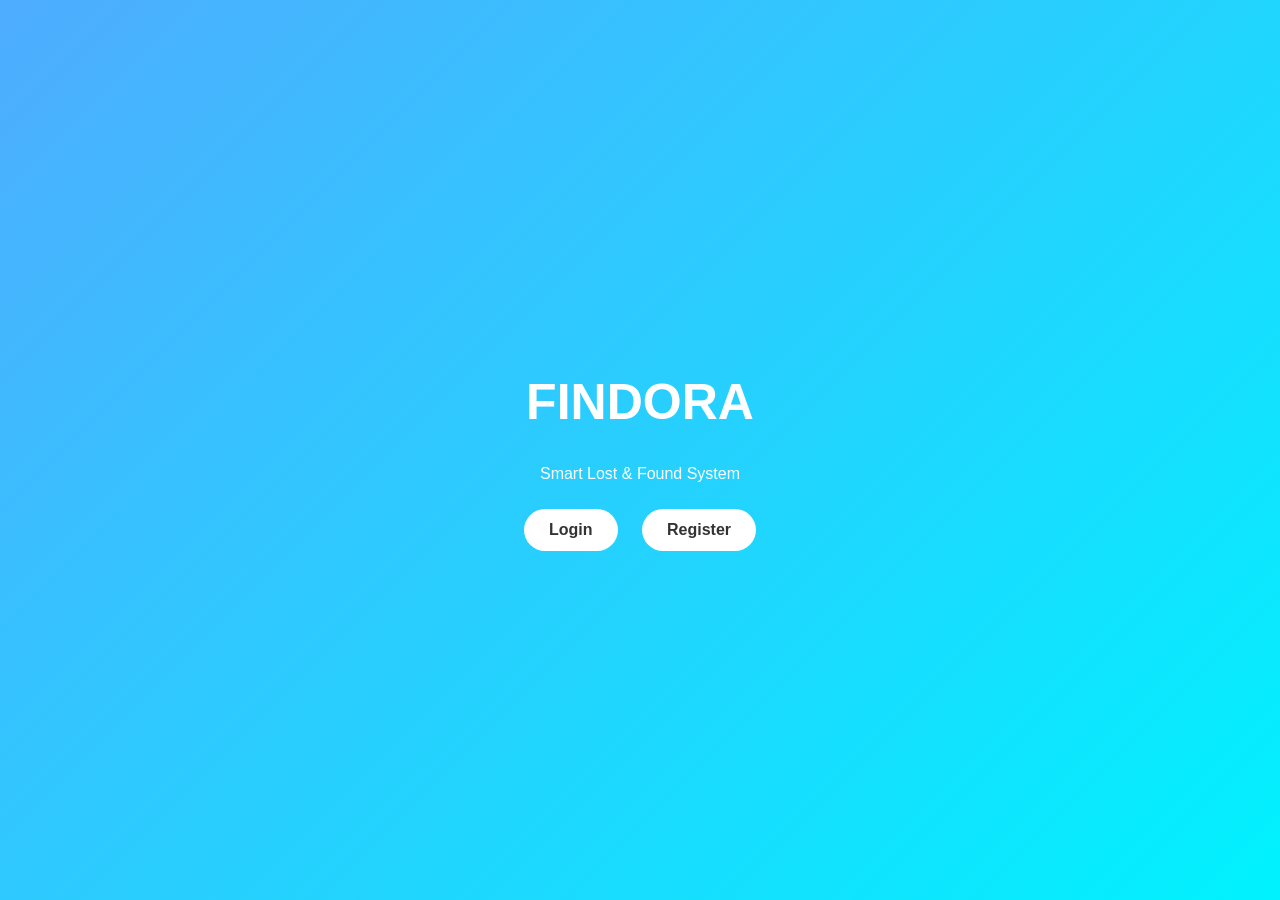
<file: index.html>
<!DOCTYPE html>
<html lang="en">
<head>
<meta charset="UTF-8">
<title>Findora</title>

<style>
body {
    margin: 0;
    font-family: Arial, sans-serif;
    background: linear-gradient(135deg, #4facfe, #00f2fe);
    height: 100vh;
    display: flex;
    justify-content: center;
    align-items: center;
}

.container {
    text-align: center;
    color: white;
}

h1 {
    font-size: 50px;
}

a {
    display: inline-block;
    margin: 10px;
    padding: 12px 25px;
    background: white;
    color: #333;
    text-decoration: none;
    border-radius: 25px;
    font-weight: bold;
    transition: 0.3s;
}

a:hover {
    background: #333;
    color: white;
}
</style>

</head>
<body>

<div class="container">
    <h1>FINDORA</h1>
    <p>Smart Lost & Found System</p>

    <a href="/login">Login</a>
    <a href="/register">Register</a>
</div>

</body>
</html>
</file>
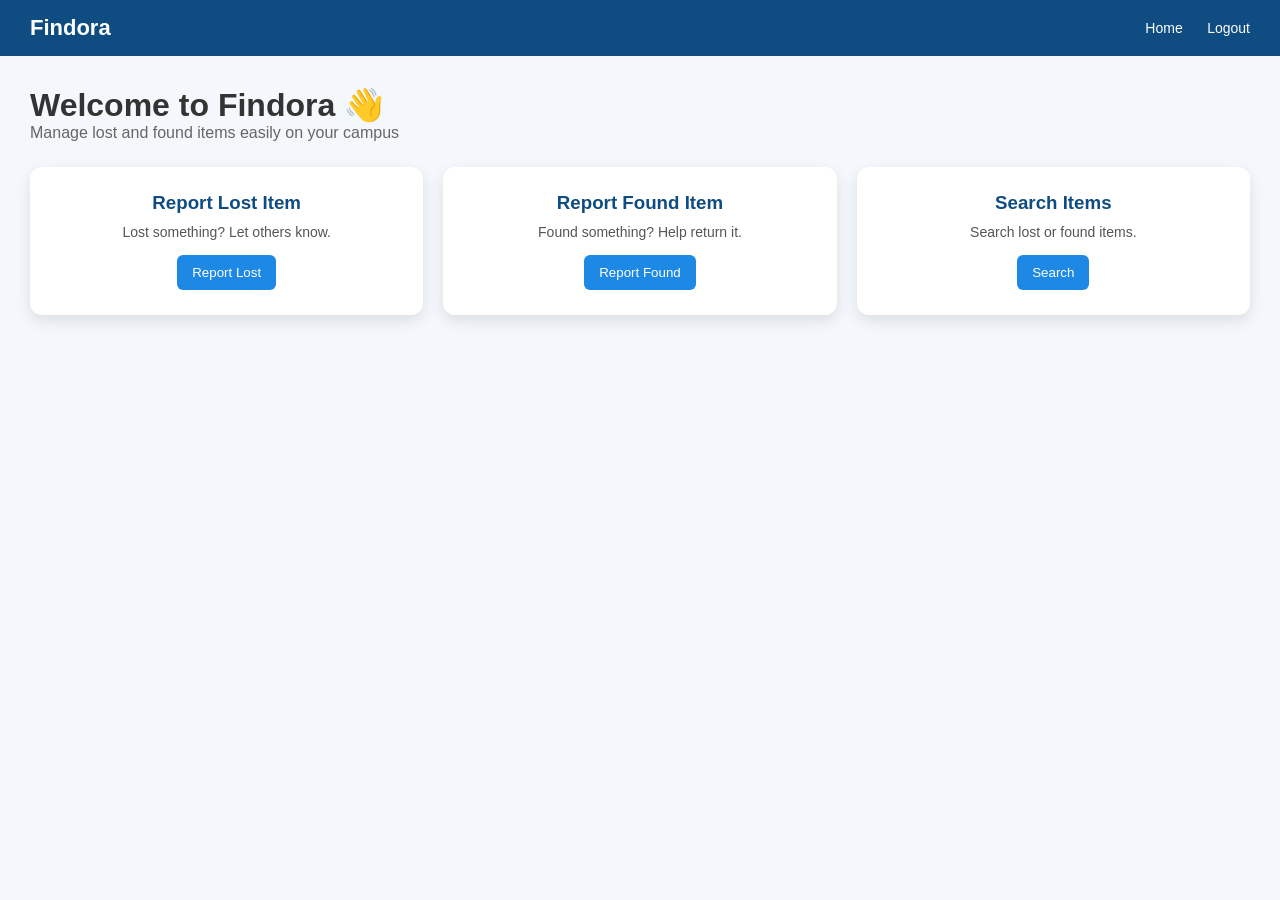
<file: dashboard.html>
<!DOCTYPE html>
<html lang="en">
<head>
<meta charset="UTF-8">
<meta name="viewport" content="width=device-width, initial-scale=1.0">
<title>Findora Dashboard</title>

<style>

/* Reset */
*{
margin:0;
padding:0;
box-sizing:border-box;
font-family:Arial, sans-serif;
}

/* Body */
body{
background:#f4f7fb;
}

/* Navbar */
.navbar{
background:#0f4c81;
color:white;
padding:15px 30px;
display:flex;
justify-content:space-between;
align-items:center;
}

.logo{
font-size:22px;
font-weight:bold;
}

.nav-links a{
color:white;
text-decoration:none;
margin-left:20px;
font-size:14px;
}

.nav-links a:hover{
text-decoration:underline;
}

/* Container */
.container{
padding:30px;
}

/* Welcome */
.welcome{
margin-bottom:25px;
}

.welcome h1{
color:#333;
}

.welcome p{
color:#666;
}

/* Cards */
.cards{
display:grid;
grid-template-columns:repeat(auto-fit,minmax(250px,1fr));
gap:20px;
}

/* Card */
.card{
background:white;
padding:25px;
border-radius:12px;
box-shadow:0 6px 15px rgba(0,0,0,0.1);
text-align:center;
transition:0.3s;
cursor:pointer;
}

.card:hover{
transform:translateY(-8px);
box-shadow:0 10px 20px rgba(0,0,0,0.2);
}

.card h3{
margin-bottom:10px;
color:#0f4c81;
}

.card p{
font-size:14px;
color:#555;
}

/* Button inside card */
.card button{
margin-top:15px;
padding:10px 15px;
border:none;
background:#1e88e5;
color:white;
border-radius:6px;
cursor:pointer;
}

.card button:hover{
background:#1565c0;
}

/* Animation */
.card{
animation:fadeIn 0.7s ease;
}

@keyframes fadeIn{
from{
opacity:0;
transform:translateY(20px);
}
to{
opacity:1;
transform:translateY(0);
}
}

</style>
</head>

<body>

<!-- Navbar -->
<div class="navbar">
<div class="logo">Findora</div>

<div class="nav-links">
<a href="/">Home</a>
<a href="/login">Logout</a>
</div>
</div>

<!-- Main -->
<div class="container">

<div class="welcome">
<h1>Welcome to Findora 👋</h1>
<p>Manage lost and found items easily on your campus</p>
</div>

<!-- Cards -->
<div class="cards">

<div class="card">
<h3>Report Lost Item</h3>
<p>Lost something? Let others know.</p>
<button onclick="goTo('report_lost')">Report Lost</button>
</div>

<div class="card">
<h3>Report Found Item</h3>
<p>Found something? Help return it.</p>
<button onclick="goTo('report_found')">Report Found</button>
</div>

<div class="card">
<h3>Search Items</h3>
<p>Search lost or found items.</p>
<button onclick="goTo('search')">Search</button>
</div>

</div>

</div>

<script>

function goTo(page){
window.location.href = "/" + page;
}

</script>

</body>
</html>
</file>
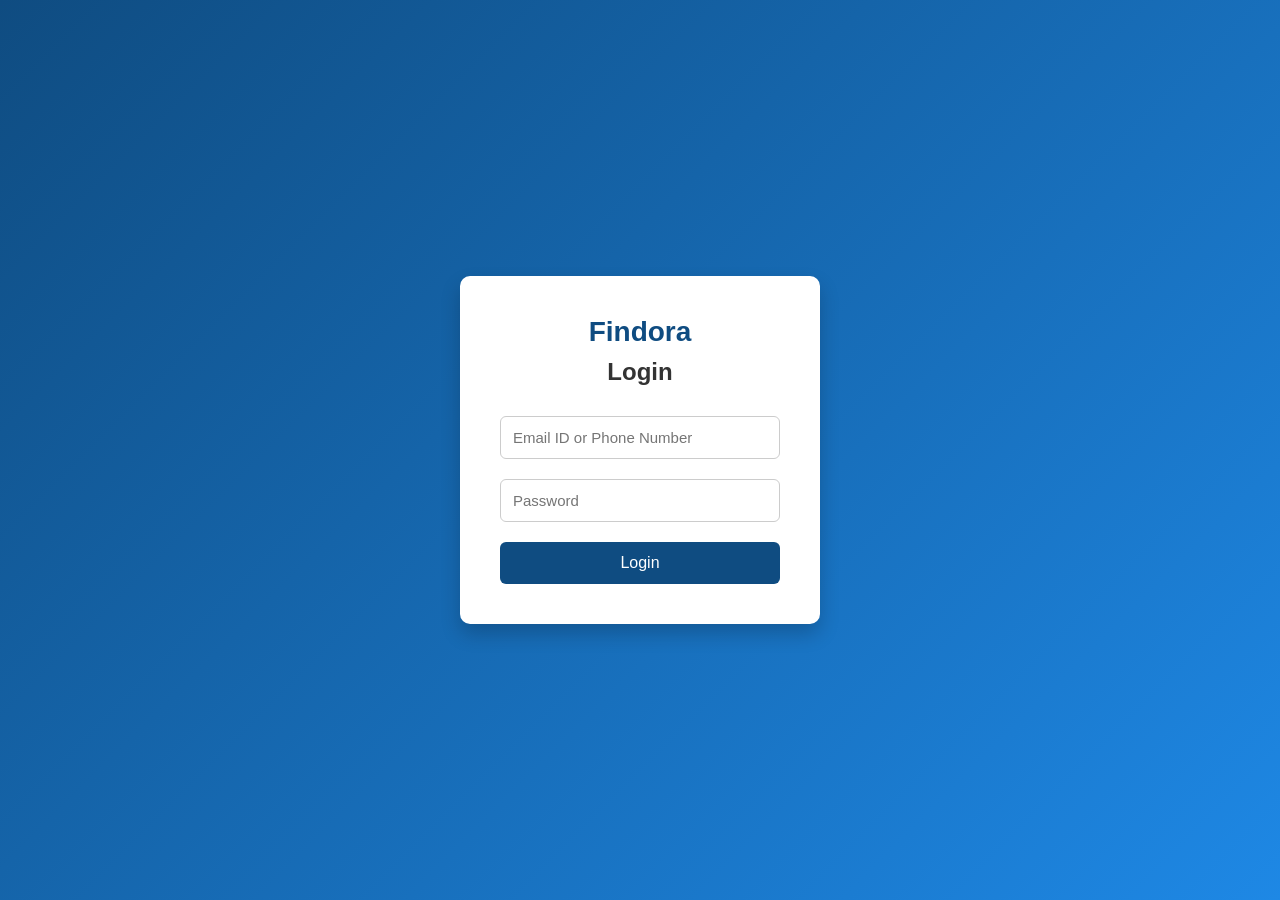
<file: login.html>
<!DOCTYPE html>
<html lang="en">
<head>
<meta charset="UTF-8">
<meta name="viewport" content="width=device-width, initial-scale=1.0">
<title>Findora Login</title>

<style>

*{
margin:0;
padding:0;
box-sizing:border-box;
font-family:"Segoe UI",sans-serif;
}

body{
height:100vh;
display:flex;
justify-content:center;
align-items:center;
background:linear-gradient(135deg,#0f4c81,#1e88e5);
}

.login-box{
background:white;
padding:40px;
width:360px;
border-radius:10px;
box-shadow:0 10px 20px rgba(0,0,0,0.2);
text-align:center;
}

.logo{
font-size:28px;
font-weight:bold;
color:#0f4c81;
margin-bottom:10px;
}

h2{
margin-bottom:20px;
color:#333;
}

input{
width:100%;
padding:12px;
margin:10px 0;
border:1px solid #ccc;
border-radius:6px;
font-size:15px;
}

button{
width:100%;
padding:12px;
background:#0f4c81;
color:white;
border:none;
border-radius:6px;
font-size:16px;
cursor:pointer;
margin-top:10px;
}

button:hover{
background:#0c3c66;
}

.error{
color:red;
margin-top:10px;
display:none;
}

.register-link{
margin-top:15px;
display:none;
}

.register-link a{
color:#1e88e5;
text-decoration:none;
font-weight:bold;
}

</style>
</head>

<body>

<div class="login-box">

<div class="logo">Findora</div>

<h2>Login</h2>

<input type="text" id="userInput" placeholder="Email ID or Phone Number">

<input type="password" id="password" placeholder="Password">

<button onclick="loginUser()">Login</button>

<p id="errorMsg" class="error"></p>

<p id="registerMsg" class="register-link">
User not found. <a href="register.html">Register here</a>
</p>

</div>

<script>

/* Example users database (temporary) */

const users = [
{
email:"user@findora.com",
phone:"9876543210",
password:"12345"
}
];

function loginUser(){

let input=document.getElementById("userInput").value.trim();
let password=document.getElementById("password").value.trim();

let error=document.getElementById("errorMsg");
let register=document.getElementById("registerMsg");

error.style.display="none";
register.style.display="none";

/* check if user exists */

let user=users.find(u=>u.email===input || u.phone===input);

if(!user){

register.style.display="block";
return;

}

/* check password */

if(user.password!==password){

error.innerText="Invalid credentials";
error.style.display="block";
return;

}

/* successful login */

alert("Login successful!");

window.location.href="dashboard.html";

}

</script>

</body>
</html>
</file>
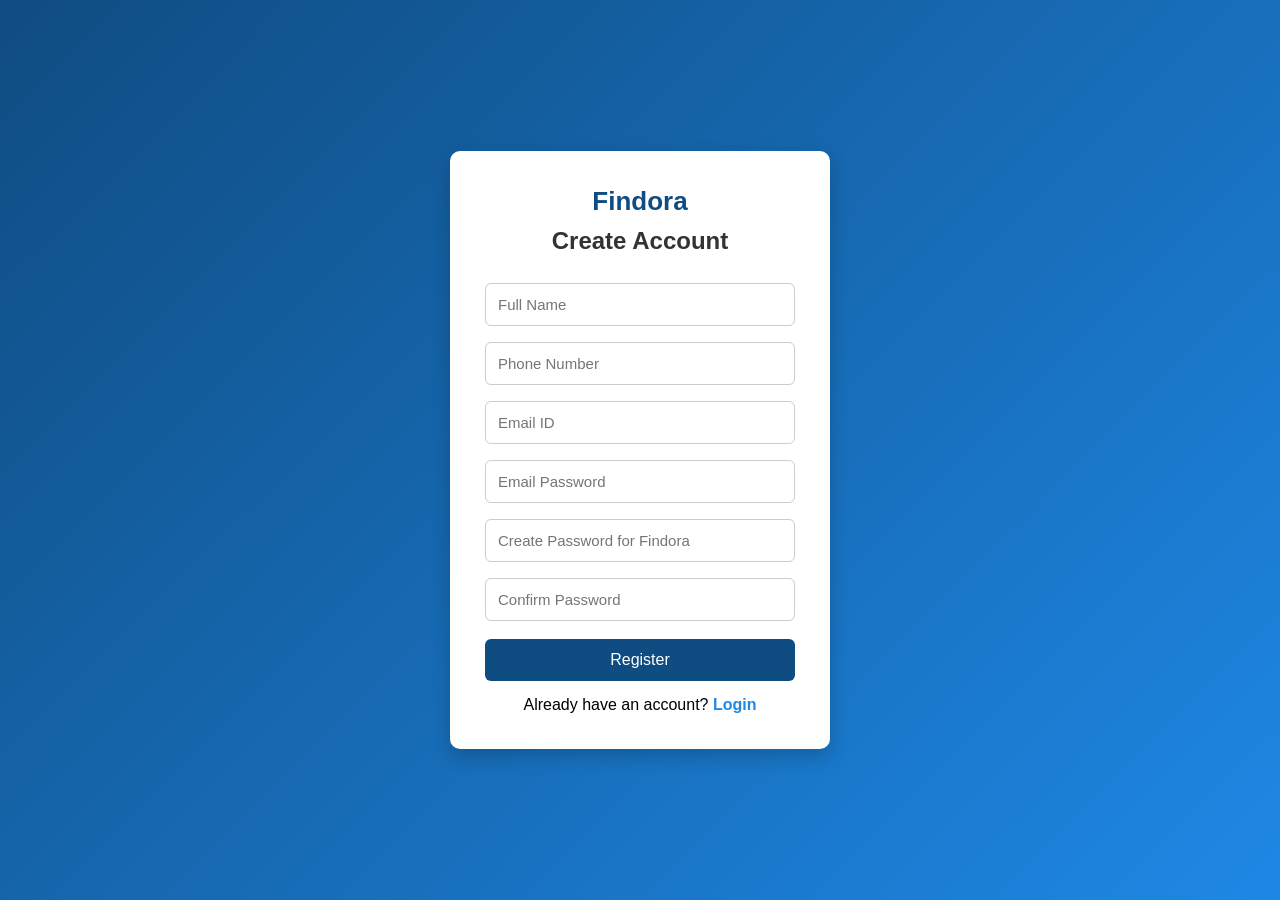
<file: register.html>
<!DOCTYPE html>
<html lang="en">
<head>
<meta charset="UTF-8">
<meta name="viewport" content="width=device-width, initial-scale=1.0">
<title>Findora Register</title>

<style>

*{
margin:0;
padding:0;
box-sizing:border-box;
font-family: Arial, sans-serif;
}

body{
height:100vh;
display:flex;
justify-content:center;
align-items:center;
background:linear-gradient(135deg,#0f4c81,#1e88e5);
}

.container{
background:white;
padding:35px;
width:380px;
border-radius:10px;
box-shadow:0 8px 20px rgba(0,0,0,0.2);
text-align:center;
}

.logo{
font-size:26px;
font-weight:bold;
color:#0f4c81;
margin-bottom:10px;
}

h2{
margin-bottom:20px;
color:#333;
}

input{
width:100%;
padding:12px;
margin:8px 0;
border-radius:6px;
border:1px solid #ccc;
font-size:15px;
}

button{
width:100%;
padding:12px;
background:#0f4c81;
color:white;
border:none;
border-radius:6px;
font-size:16px;
cursor:pointer;
margin-top:10px;
}

button:hover{
background:#0c3c66;
}

.error{
color:red;
font-size:14px;
margin-top:10px;
display:none;
}

.success{
color:green;
font-size:14px;
margin-top:10px;
display:none;
}

.login{
margin-top:15px;
}

.login a{
color:#1e88e5;
text-decoration:none;
font-weight:bold;
}

</style>
</head>

<body>

<div class="container">

<div class="logo">Findora</div>

<h2>Create Account</h2>

<input type="text" id="name" placeholder="Full Name">

<input type="text" id="phone" placeholder="Phone Number">

<input type="email" id="email" placeholder="Email ID">

<input type="password" id="emailPassword" placeholder="Email Password">

<input type="password" id="password" placeholder="Create Password for Findora">

<input type="password" id="confirmPassword" placeholder="Confirm Password">

<button onclick="registerUser()">Register</button>

<p id="errorMsg" class="error"></p>
<p id="successMsg" class="success"></p>

<div class="login">
Already have an account? <a href="login.html">Login</a>
</div>

</div>

<script>

function registerUser(){

let name=document.getElementById("name").value.trim();
let phone=document.getElementById("phone").value.trim();
let email=document.getElementById("email").value.trim();
let emailpassword=document.getElementById("emailPassword").value.trim();
let password=document.getElementById("password").value.trim();
let confirmPassword=document.getElementById("confirmPassword").value.trim();

let error=document.getElementById("errorMsg");
let success=document.getElementById("successMsg");

error.style.display="none";
success.style.display="none";

/* Empty check */

if(name=="" || phone=="" || email=="" || emailpassword=="" || password=="" || confirmPassword==""){
error.innerText="Please fill all fields";
error.style.display="block";
return;
}

/* Email validation */

let emailPattern=/^[^ ]+@[^ ]+\.[a-z]{2,3}$/;

if(!email.match(emailPattern)){
error.innerText="Invalid Email ID";
error.style.display="block";
return;
}

/* Phone validation */

if(phone.length!=10 || isNaN(phone)){
error.innerText="Enter valid 10 digit phone number";
error.style.display="block";
return;
}

/* Password match */

if(password!==confirmPassword){
error.innerText="Passwords do not match";
error.style.display="block";
return;
}

/* Password length */

if(password.length<5){
error.innerText="Password must be at least 5 characters";
error.style.display="block";
return;
}

/* Get existing users */

let users = JSON.parse(localStorage.getItem("findoraUsers")) || [];

/* Check duplicate email */

let existingUser = users.find(u => u.email === email);

if(existingUser){
error.innerText="Email already registered";
error.style.display="block";
return;
}

/* Save user */

let newUser={
name:name,
phone:phone,
email:email,
emailpassword:emailpassword,
password:password
};

users.push(newUser);

localStorage.setItem("findoraUsers",JSON.stringify(users));

success.innerText="Registration successful!";
success.style.display="block";

setTimeout(()=>{
window.location.href="login.html";
},2000);

}

</script>

</body>
</html>
</file>
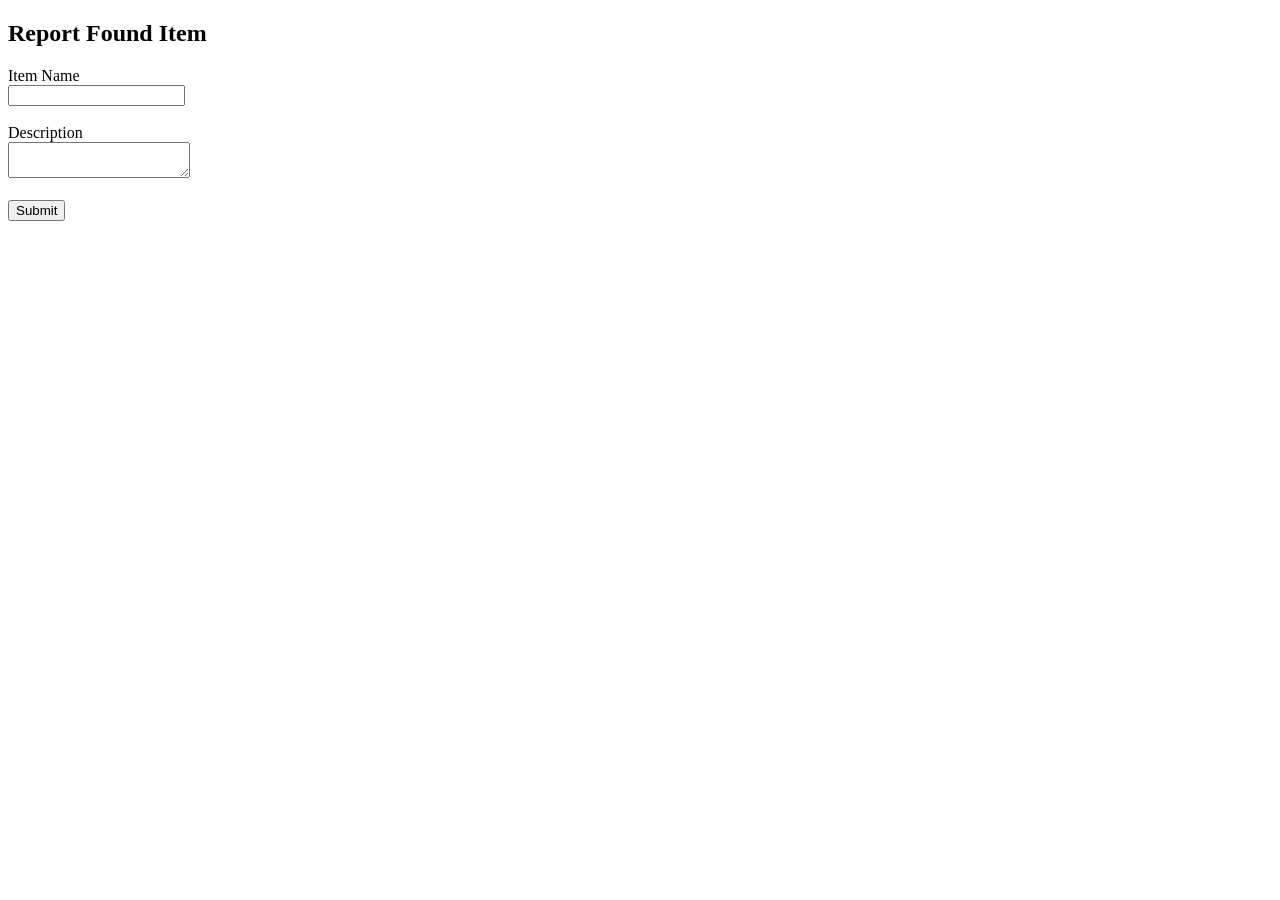
<file: report_found.html>
<!DOCTYPE html>
<html>
<head>
<title>Report Found</title>
</head>

<body>

<h2>Report Found Item</h2>

<form method="POST">

Item Name
<br>
<input name="name">

<br><br>

Description
<br>
<textarea name="description"></textarea>

<br><br>

<button type="submit">Submit</button>

</form>

</body>
</html>
</file>
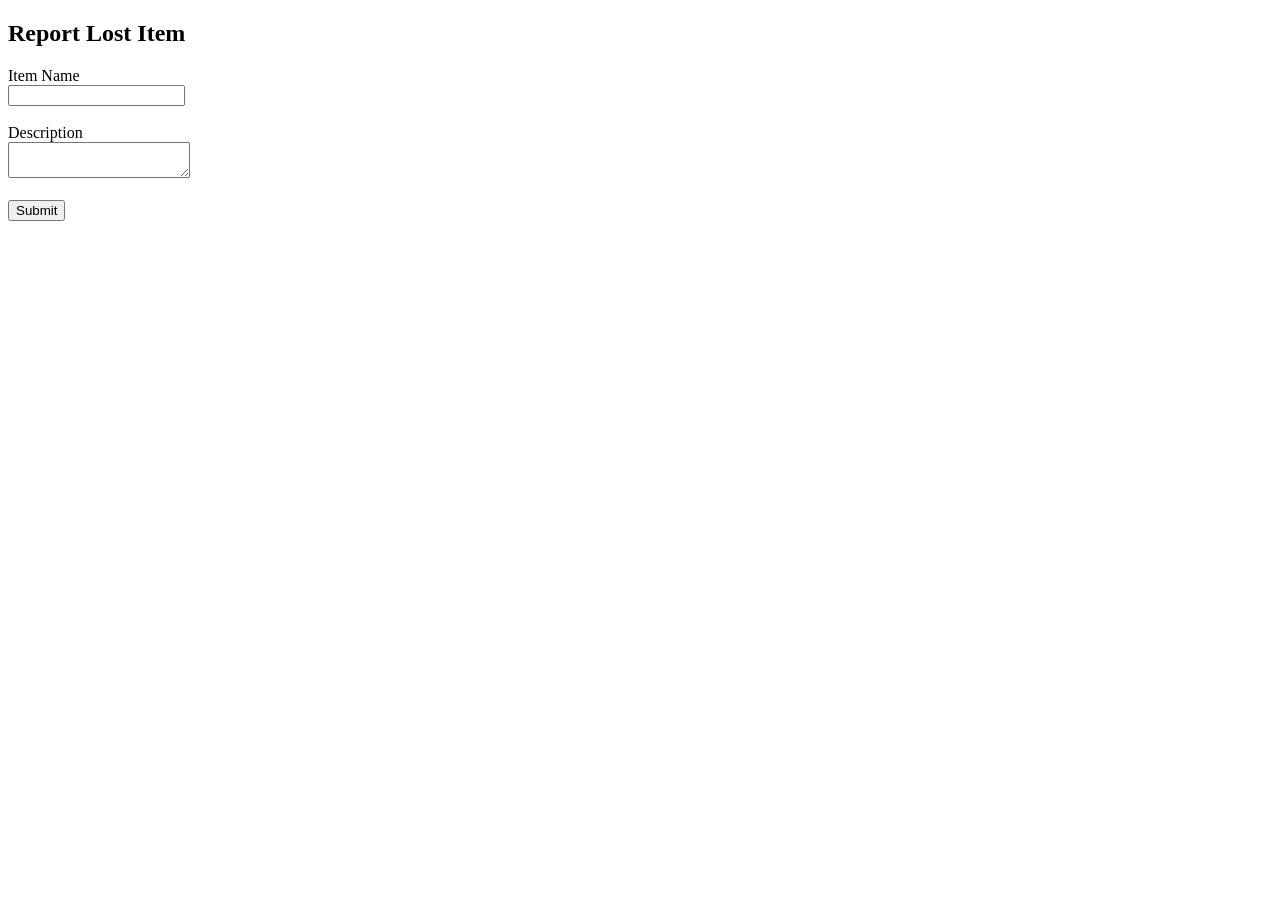
<file: report_lost.html>
<!DOCTYPE html>
<html>
<head>
<title>Report Lost</title>
</head>

<body>

<h2>Report Lost Item</h2>

<form method="POST">

Item Name
<br>
<input name="name">

<br><br>

Description
<br>
<textarea name="description"></textarea>

<br><br>

<button type="submit">Submit</button>

</form>

</body>
</html>
</file>
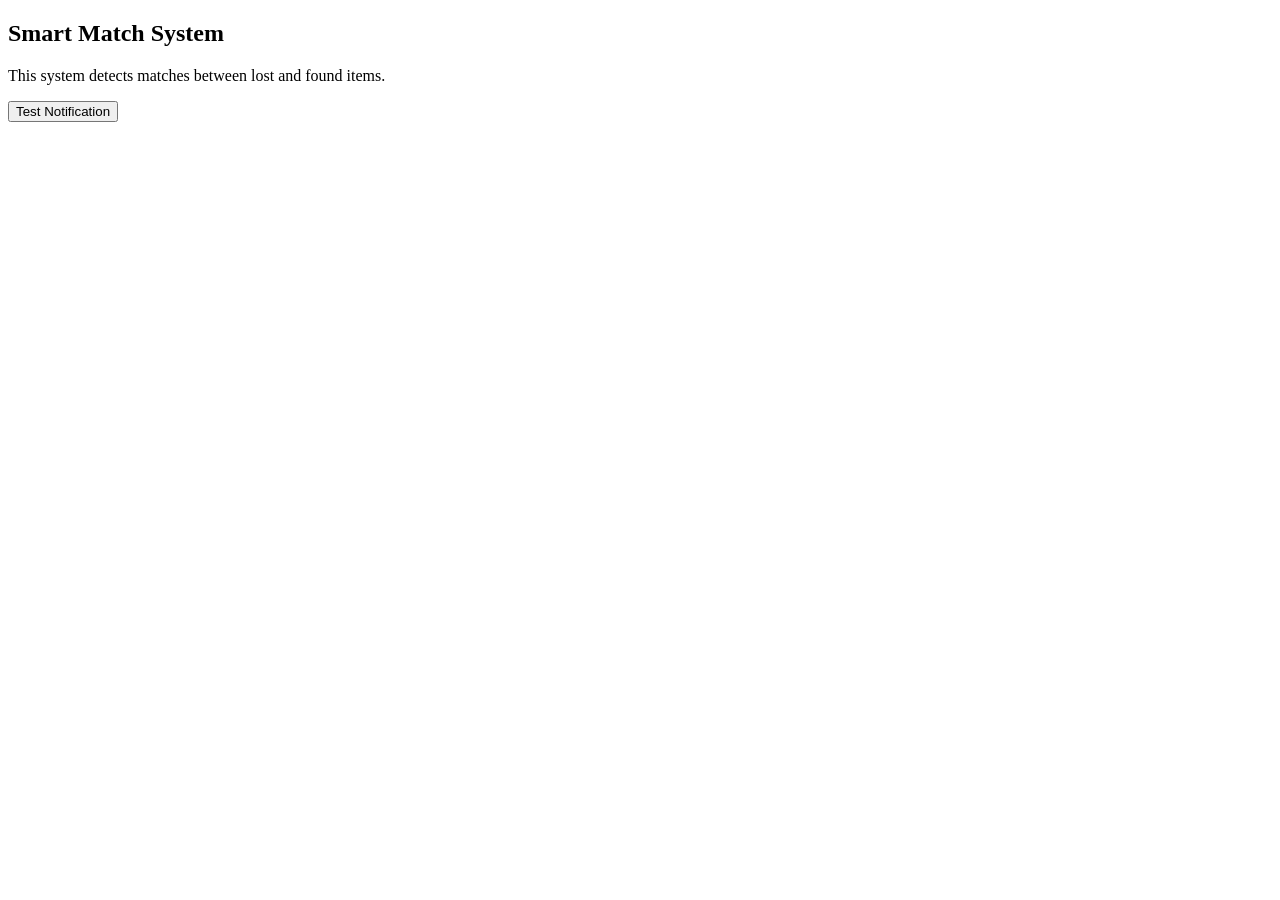
<file: smart_match.html>
<!DOCTYPE html>
<html>
<head>
<title>Smart Match</title>
</head>

<body>

<h2>Smart Match System</h2>

<p>This system detects matches between lost and found items.</p>

<button onclick="notify()">Test Notification</button>

<script>

function notify(){

fetch("/notify")

.then(res=>res.text())

.then(data=>alert(data))

}

</script>

</body>
</html>
</file>
